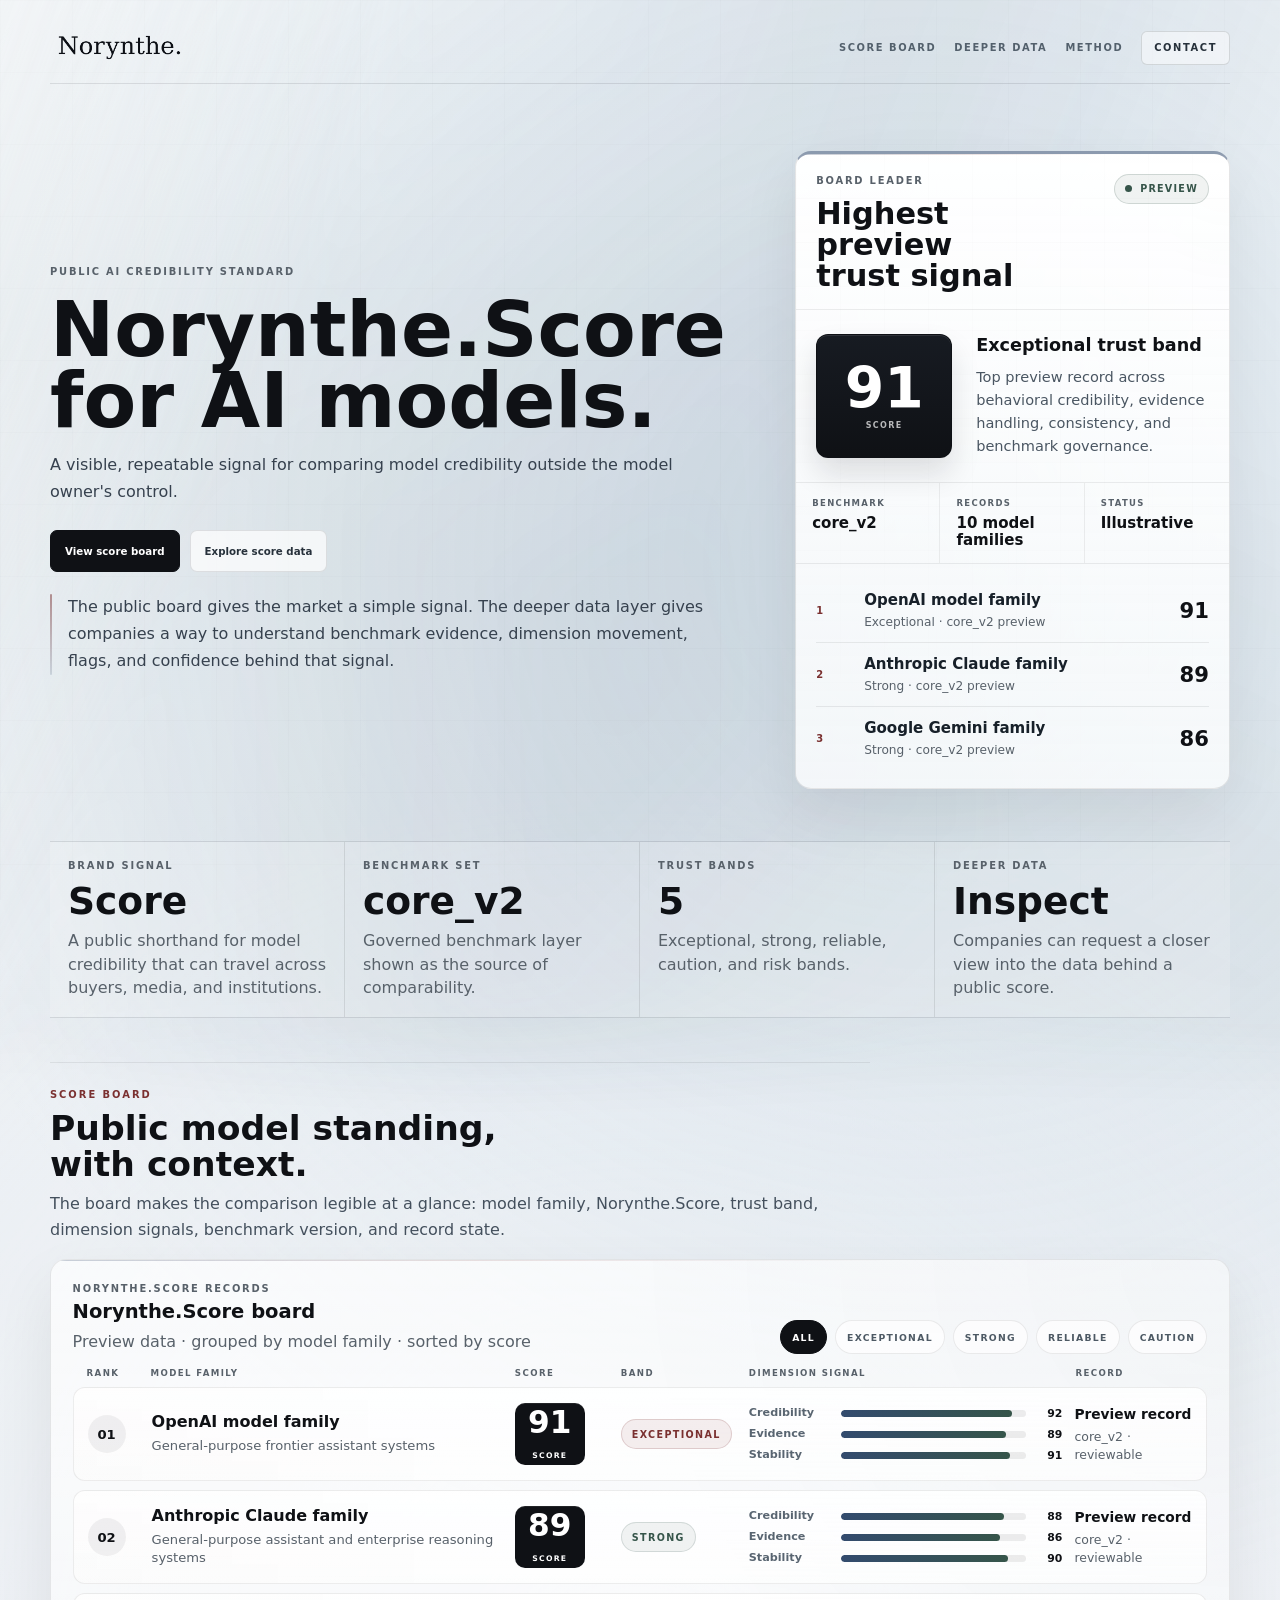
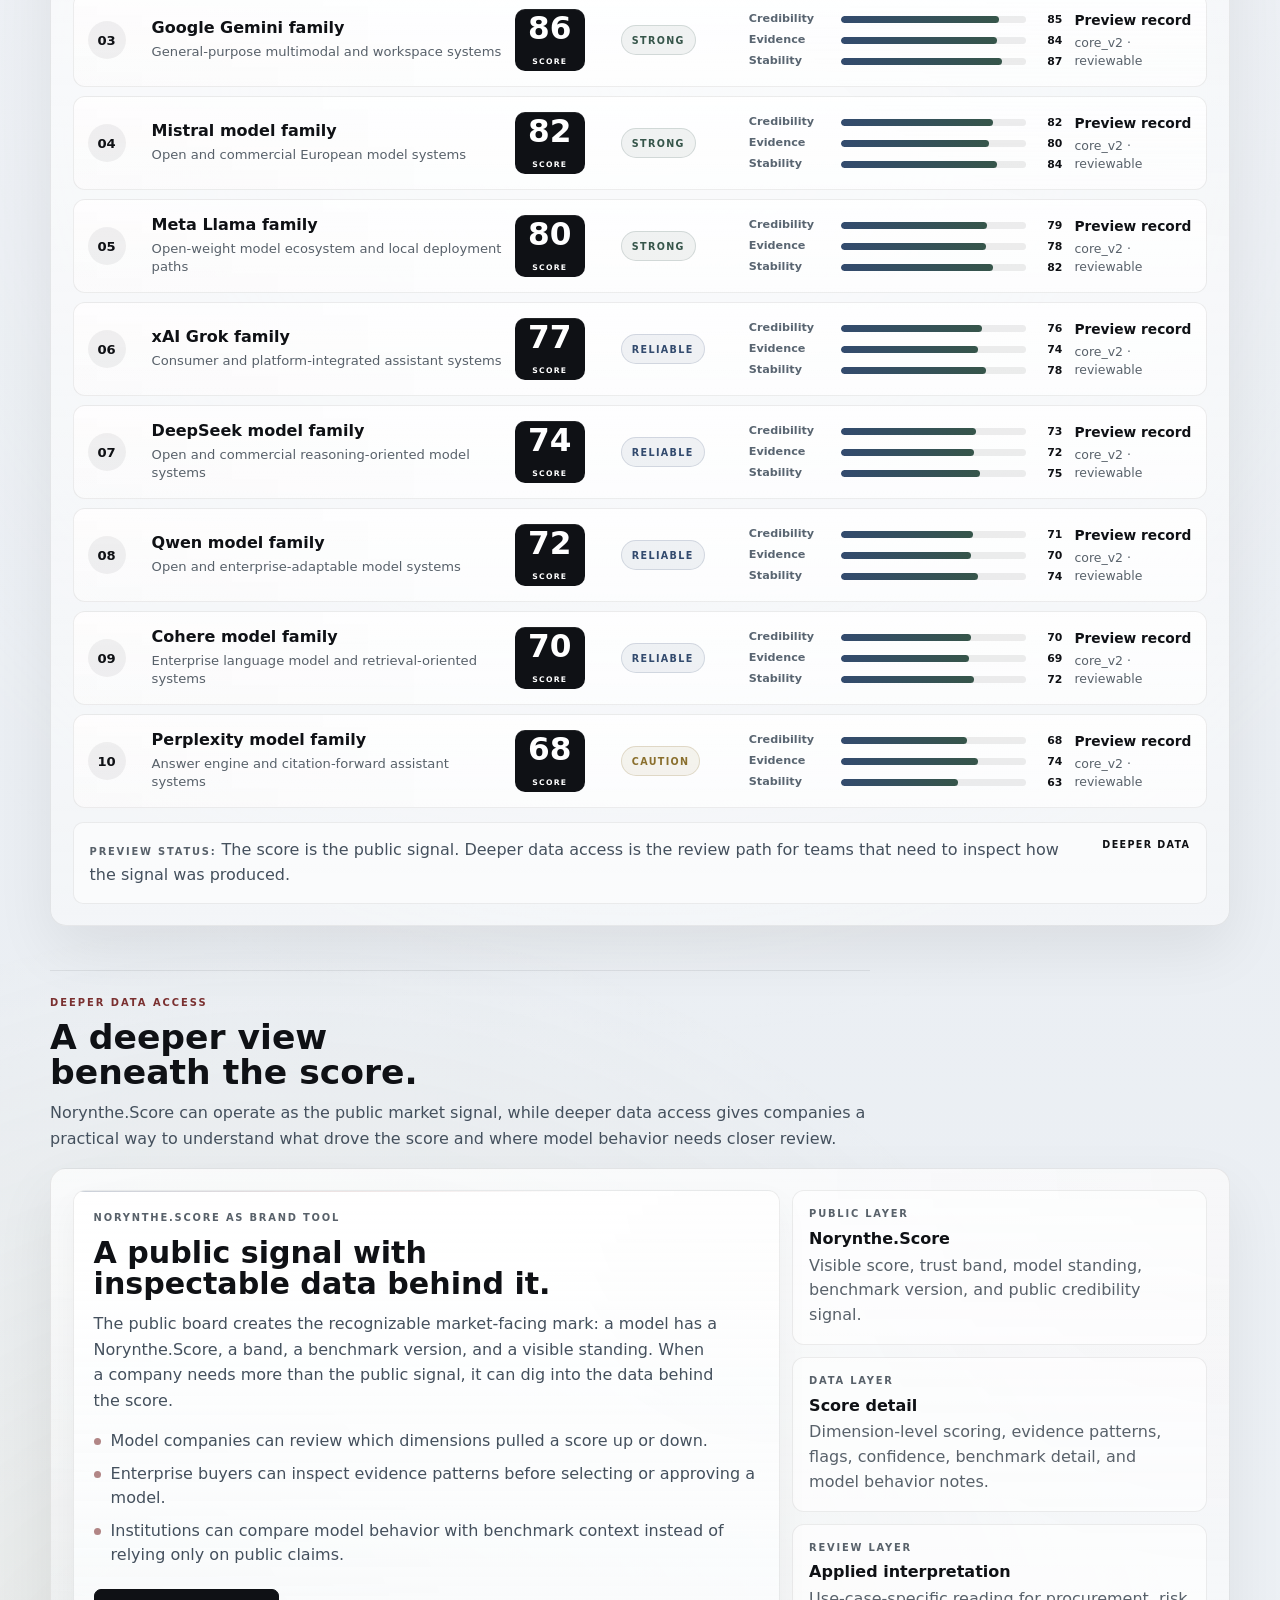
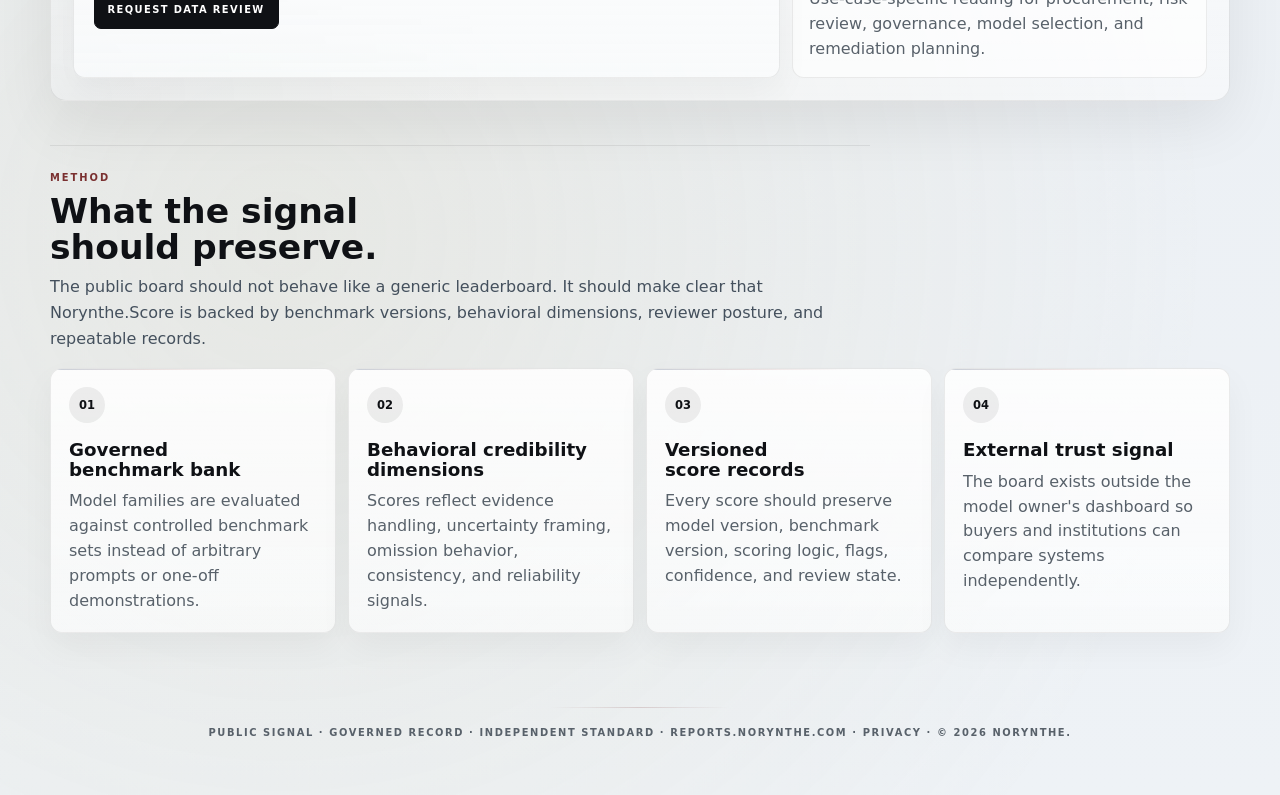
<file: index.html>
<!DOCTYPE html>
<html lang="en">
<head>
  <meta charset="utf-8">
  <meta name="viewport" content="width=device-width, initial-scale=1">
  <title>Norynthe.Score | Public AI Model Trust Signal</title>
  <meta
    name="description"
    content="Norynthe.Score is a public AI model trust signal backed by independent evaluation records, trust bands, benchmark evidence, and deeper assessment data access."
  >
  <meta name="robots" content="index, follow, max-image-preview:large">
  <meta name="theme-color" content="#E9EDF2">
  <meta property="og:title" content="Norynthe.Score">
  <meta
    property="og:description"
    content="A public AI model trust signal backed by independent evaluation records, trust bands, benchmark evidence, and deeper assessment data."
  >
  <meta property="og:url" content="https://reports.norynthe.com/">
  <meta property="og:type" content="website">
  <meta property="og:site_name" content="Norynthe.">
  <meta property="og:image" content="https://www.norynthe.com/norynthe-social-card.png">
  <meta property="og:image:secure_url" content="https://www.norynthe.com/norynthe-social-card.png">
  <meta property="og:image:width" content="1200">
  <meta property="og:image:height" content="630">
  <meta property="og:image:alt" content="Norynthe.Score public AI model trust signal">
  <meta name="twitter:card" content="summary_large_image">
  <meta name="twitter:title" content="Norynthe.Score | Public AI Model Trust Signal">
  <meta
    name="twitter:description"
    content="A public AI model trust signal backed by independent evaluation records, trust bands, benchmark evidence, and deeper assessment data."
  >
  <meta name="twitter:image" content="https://www.norynthe.com/norynthe-social-card.png">
  <meta name="twitter:image:alt" content="Norynthe.Score public AI model trust signal">
  <link rel="canonical" href="https://reports.norynthe.com/">
  <link rel="icon" type="image/png" href="/favicon.png">
  <link rel="apple-touch-icon" href="/favicon.png">
  <script>
    window.NORYNTHE_PULSE_OWNER_MODE_COMMAND = false;
    window.NORYNTHE_PULSE_OWNER_MODE = (function () {
      const key = "norynthe_pulse_owner_mode_v1";
      const cookie = "norynthe_pulse_owner_mode";
      const enableValues = ["1", "true", "yes", "on", "enable", "enabled"];
      const disableValues = ["0", "false", "no", "off", "disable", "disabled"];
      const params = new URLSearchParams(window.location.search);
      const value = String(params.get("pulse_owner") || "").replace(/\s+/g, " ").trim().toLowerCase();

      if (enableValues.includes(value) || disableValues.includes(value)) {
        const enabled = enableValues.includes(value);
        window.NORYNTHE_PULSE_OWNER_MODE_COMMAND = true;
        try {
          if (enabled) {
            window.localStorage.setItem(key, "1");
          } else {
            window.localStorage.removeItem(key);
          }
        } catch (error) {}

        const parts = [
          cookie + "=" + (enabled ? "1" : ""),
          "path=/",
          "max-age=" + (enabled ? 60 * 60 * 24 * 400 : 0),
          "SameSite=Lax"
        ];
        const host = window.location.hostname.replace(/^www\./, "");
        if (host.endsWith("norynthe.com")) parts.push("domain=.norynthe.com");
        if (host.endsWith("alanmotley.com")) parts.push("domain=.alanmotley.com");
        if (window.location.protocol === "https:") parts.push("Secure");
        document.cookie = parts.join("; ");

        try {
          params.delete("pulse_owner");
          const nextQuery = params.toString();
          window.history.replaceState(null, document.title, window.location.pathname + (nextQuery ? "?" + nextQuery : "") + window.location.hash);
        } catch (error) {}
      }

      try {
        if (window.localStorage.getItem(key) === "1") return true;
      } catch (error) {}
      return document.cookie.split(";").some(function (part) {
        return part.trim() === cookie + "=1";
      });
    }());

    if (!window.NORYNTHE_PULSE_OWNER_MODE && !window.NORYNTHE_PULSE_OWNER_MODE_COMMAND) {
      const gaId = "G-570981B382";
      window.dataLayer = window.dataLayer || [];
      window.gtag = window.gtag || function gtag(){ window.dataLayer.push(arguments); };
      window.gtag("js", new Date());
      window.gtag("config", gaId, {
        page_title: document.title,
        page_path: window.location.pathname + window.location.search + window.location.hash
      });

      const script = document.createElement("script");
      script.async = true;
      script.src = "https://www.googletagmanager.com/gtag/js?id=" + encodeURIComponent(gaId);
      document.head.appendChild(script);
    }
  </script>
  <style>
    :root {
      --mist: #e9edf2;
      --mist-2: #f3f6f8;
      --ink: #0f1115;
      --body: #36414e;
      --muted: #58616a;
      --muted-2: #717b86;
      --line: rgba(15, 17, 21, 0.09);
      --line-strong: rgba(15, 17, 21, 0.14);
      --paper: rgba(255, 255, 255, 0.74);
      --paper-strong: rgba(255, 255, 255, 0.92);
      --signal: #7a3030;
      --pine: #36554a;
      --slate: #334b6e;
      --gold: #8a6f2d;
      --shadow: 0 24px 60px rgba(15, 17, 21, 0.07);
      --shadow-soft: 0 14px 34px rgba(15, 17, 21, 0.045);
      --max: 1180px;
    }

    * {
      box-sizing: border-box;
    }

    html {
      min-height: 100%;
      background: var(--mist);
      scroll-behavior: smooth;
    }

    body {
      margin: 0;
      min-height: 100vh;
      color: var(--ink);
      font-family: Inter, ui-sans-serif, system-ui, -apple-system, BlinkMacSystemFont, "Segoe UI", sans-serif;
      background:
        radial-gradient(circle at 72% 14%, rgba(143, 177, 203, 0.22), transparent 30%),
        radial-gradient(circle at 22% 86%, rgba(184, 167, 106, 0.12), transparent 26%),
        radial-gradient(circle at 50% 42%, rgba(255, 255, 255, 0.38), transparent 40%),
        linear-gradient(180deg, #eff3f6 0%, var(--mist) 46%, #eef2f6 100%);
      overflow-x: hidden;
      isolation: isolate;
    }

    body::before {
      content: "";
      position: fixed;
      inset: 0;
      pointer-events: none;
      background-image:
        linear-gradient(rgba(15, 17, 21, 0.018) 1px, transparent 1px),
        linear-gradient(90deg, rgba(15, 17, 21, 0.018) 1px, transparent 1px);
      background-size: 72px 72px;
      opacity: 0.72;
      z-index: -2;
    }

    body::after {
      content: "";
      position: fixed;
      inset: -18% -14%;
      pointer-events: none;
      background:
        linear-gradient(112deg, rgba(255, 255, 255, 0.62) 0%, transparent 30%, rgba(37, 63, 99, 0.074) 54%, transparent 75%),
        linear-gradient(28deg, transparent 0%, rgba(49, 85, 77, 0.052) 40%, transparent 68%);
      filter: blur(34px);
      opacity: 0.82;
      animation: atmosphericShift 54s ease-in-out infinite alternate;
      z-index: -1;
    }

    a {
      color: inherit;
      text-decoration: none;
    }

    img {
      display: block;
      max-width: 100%;
    }

    button {
      font: inherit;
    }

    .page {
      min-height: 100vh;
      padding: 30px 0 54px;
    }

    .container {
      width: min(calc(100% - 52px), var(--max));
      margin: 0 auto;
    }

    .topline {
      display: flex;
      align-items: center;
      justify-content: space-between;
      gap: 22px;
      min-height: 54px;
      padding-bottom: 18px;
      border-bottom: 1px solid rgba(15, 17, 21, 0.1);
    }

    .brand {
      display: inline-flex;
      align-items: center;
      width: 140px;
      max-width: 28vw;
      min-width: 140px;
      line-height: 0;
    }

    .brand img {
      width: 100%;
      height: auto;
    }

    .brand-fallback {
      color: var(--ink);
      font-size: 1.55rem;
      font-weight: 700;
      line-height: 1;
    }

    .nav {
      display: flex;
      flex-wrap: wrap;
      align-items: center;
      justify-content: flex-end;
      gap: 18px;
      color: #53606c;
      font-size: 0.62rem;
      font-weight: 760;
      letter-spacing: 0.16em;
      line-height: 1.2;
      text-transform: uppercase;
    }

    .nav a {
      transition: color 180ms ease;
    }

    .nav a:hover {
      color: var(--ink);
    }

    .nav .contact {
      display: inline-flex;
      align-items: center;
      min-height: 34px;
      padding: 0 12px;
      border: 1px solid rgba(15, 17, 21, 0.13);
      border-radius: 6px;
      background: rgba(255, 255, 255, 0.48);
      color: #27313b;
      transition: border-color 180ms ease, background 180ms ease;
    }

    .nav .contact:hover {
      border-color: rgba(15, 17, 21, 0.22);
      background: rgba(255, 255, 255, 0.72);
    }

    .hero {
      display: grid;
      grid-template-columns: minmax(0, 0.98fr) minmax(390px, 0.64fr);
      gap: clamp(2.8rem, 6.2vw, 5.2rem);
      align-items: center;
      padding: clamp(2.4rem, 5.2vw, 4.25rem) 0 2.1rem;
    }

    .eyebrow,
    .section-label,
    .metric-label,
    .rank-label,
    .cell-label,
    .chip,
    .board-kicker,
    .score-card-kicker,
    .note-label {
      color: var(--muted);
      font-size: 0.62rem;
      font-weight: 760;
      letter-spacing: 0.18em;
      line-height: 1.35;
      text-transform: uppercase;
    }

    .hero-copy {
      display: grid;
      gap: 0.96rem;
      max-width: 760px;
    }

    h1 {
      margin: 0;
      max-width: 12.5ch;
      font-size: clamp(3.32rem, 6.75vw, 6.05rem);
      font-weight: 760;
      letter-spacing: 0;
      line-height: 0.91;
      text-wrap: balance;
      overflow-wrap: normal;
      word-break: normal;
    }

    .hero-copy h1 {
      font-size: clamp(3.15rem, 6vw, 5.45rem) !important;
      line-height: 0.93 !important;
    }

    .no-break {
      white-space: nowrap;
    }

    .hero-copy p {
      margin: 0;
      max-width: 48rem;
      color: var(--body);
      font-size: 1.04rem;
      line-height: 1.66;
      text-wrap: pretty;
    }

    .hero-actions {
      display: flex;
      flex-wrap: wrap;
      gap: 10px;
      margin-top: 0.55rem;
    }

    .button {
      display: inline-flex;
      align-items: center;
      justify-content: center;
      min-height: 42px;
      padding: 0 14px;
      border: 1px solid rgba(15, 17, 21, 0.11);
      border-radius: 7px;
      background: rgba(255, 255, 255, 0.7);
      color: #27313b;
      font-size: 0.64rem;
      font-weight: 760;
      letter-spacing: 0.14em;
      text-transform: uppercase;
      transition: transform 180ms ease, box-shadow 180ms ease, background 180ms ease;
    }

    .button.primary {
      border-color: #0f1115;
      background: #0f1115;
      color: #fff;
    }

    .button:hover {
      transform: translateY(-1px);
      box-shadow: 0 12px 22px rgba(15, 17, 21, 0.08);
    }

    .hero-claim {
      display: grid;
      grid-template-columns: 2px 1fr;
      gap: 16px;
      align-items: start;
      max-width: 45rem;
      margin-top: 0.45rem;
    }

    .hero-claim::before {
      content: "";
      width: 2px;
      height: 100%;
      min-height: 54px;
      border-radius: 999px;
      background: linear-gradient(180deg, rgba(122, 48, 48, 0.5), rgba(51, 75, 110, 0.16));
    }

    .hero-claim p {
      color: #314151;
      font-size: 0.96rem;
      line-height: 1.58;
    }

    .score-card {
      position: relative;
      padding: 0;
      border: 1px solid rgba(15, 17, 21, 0.105);
      border-top: 3px solid rgba(51, 75, 110, 0.54);
      border-radius: 16px;
      background:
        linear-gradient(180deg, rgba(255, 255, 255, 0.98), rgba(250, 252, 253, 0.84)),
        radial-gradient(circle at top right, rgba(51, 75, 110, 0.08), transparent 34%);
      box-shadow: var(--shadow);
      overflow: hidden;
    }

    .score-card::after {
      content: "";
      position: absolute;
      inset: 0;
      pointer-events: none;
      background-image:
        linear-gradient(rgba(15, 17, 21, 0.022) 1px, transparent 1px),
        linear-gradient(90deg, rgba(15, 17, 21, 0.018) 1px, transparent 1px);
      background-size: 44px 44px;
      opacity: 0.5;
      mask-image: linear-gradient(180deg, black, rgba(0, 0, 0, 0.76) 56%, transparent 100%);
      z-index: 0;
    }

    .score-card > * {
      position: relative;
      z-index: 1;
    }

    .score-card::before,
    .summary-card::before,
    .board-shell::before,
    .method-card::before,
    .commercial-card::before {
      content: "";
      position: absolute;
      inset: 0 0 auto;
      height: 1px;
      background: linear-gradient(90deg, rgba(51, 75, 110, 0.26), rgba(122, 48, 48, 0.14), transparent 72%);
      z-index: 2;
    }

    .score-card-top {
      display: grid;
      grid-template-columns: minmax(0, 1fr) auto;
      gap: 22px;
      align-items: start;
      padding: 20px 20px 18px;
      border-bottom: 1px solid rgba(15, 17, 21, 0.075);
    }

    .score-card h2 {
      margin: 0.68rem 0 0;
      max-width: 13.5ch;
      font-size: clamp(1.42rem, 2.45vw, 1.9rem);
      font-weight: 760;
      letter-spacing: 0;
      line-height: 1.02;
      text-wrap: balance;
    }

    .record-state {
      display: inline-flex;
      align-items: center;
      justify-self: end;
      gap: 8px;
      min-height: 30px;
      padding: 0 10px;
      border: 1px solid rgba(54, 85, 74, 0.18);
      border-radius: 999px;
      background: rgba(54, 85, 74, 0.07);
      color: var(--pine);
      font-size: 0.6rem;
      font-weight: 800;
      letter-spacing: 0.13em;
      text-transform: uppercase;
      white-space: nowrap;
    }

    .record-state::before {
      content: "";
      width: 7px;
      height: 7px;
      border-radius: 999px;
      background: var(--pine);
    }

    .score-card-main {
      display: grid;
      grid-template-columns: 136px minmax(0, 1fr);
      gap: 24px;
      align-items: center;
      padding: 24px 20px;
      border-bottom: 1px solid rgba(15, 17, 21, 0.075);
    }

    .score-ring {
      display: grid;
      place-items: center;
      width: 136px;
      min-height: 124px;
      border: 1px solid rgba(15, 17, 21, 0.92);
      border-radius: 12px;
      background:
        linear-gradient(180deg, #171b22, #0f1115),
        radial-gradient(circle at top right, rgba(255, 255, 255, 0.08), transparent 40%);
      box-shadow:
        inset 0 1px 0 rgba(255, 255, 255, 0.1),
        0 16px 30px rgba(15, 17, 21, 0.12);
    }

    .score-ring-inner {
      display: grid;
      place-items: center;
      width: 100%;
      min-height: 100%;
      padding: 16px 12px;
      border-radius: inherit;
      background: transparent;
    }

    .score-ring-inner > div {
      text-align: center;
    }

    .score-ring strong {
      display: block;
      color: #fff;
      font-size: 3.55rem;
      font-weight: 780;
      line-height: 0.9;
    }

    .score-ring span {
      display: block;
      margin-top: 7px;
      color: rgba(255, 255, 255, 0.7);
      font-size: 0.5rem;
      font-weight: 820;
      letter-spacing: 0.17em;
      text-transform: uppercase;
    }

    .score-card-main h3 {
      margin: 0 0 10px;
      color: var(--ink);
      font-size: 1.1rem;
      font-weight: 760;
      line-height: 1.08;
    }

    .score-card-main p {
      margin: 0;
      color: #4a5662;
      font-size: 0.91rem;
      line-height: 1.58;
    }

    .score-card-meta {
      display: grid;
      grid-template-columns: repeat(3, minmax(0, 1fr));
      gap: 0;
      border-bottom: 1px solid rgba(15, 17, 21, 0.075);
    }

    .score-card-meta div {
      min-height: 78px;
      padding: 15px 16px;
      border-right: 1px solid rgba(15, 17, 21, 0.065);
    }

    .score-card-meta div:last-child {
      border-right: 0;
    }

    .score-card-meta span {
      display: block;
      color: var(--muted);
      font-size: 0.53rem;
      font-weight: 790;
      letter-spacing: 0.16em;
      text-transform: uppercase;
    }

    .score-card-meta strong {
      display: block;
      margin-top: 7px;
      color: var(--ink);
      font-size: 0.94rem;
      line-height: 1.1;
    }

    .top-three {
      display: grid;
      gap: 0;
      padding: 15px 20px 17px;
    }

    .top-rank {
      display: grid;
      grid-template-columns: 32px 1fr auto;
      gap: 16px;
      align-items: center;
      padding: 12px 0;
      border-bottom: 1px solid rgba(15, 17, 21, 0.08);
      background: transparent;
    }

    .top-rank:last-child {
      border-bottom: 0;
    }

    .rank-dot {
      color: var(--signal);
      font-size: 0.62rem;
      font-weight: 820;
      letter-spacing: 0.12em;
      line-height: 1;
    }

    .top-rank strong {
      display: block;
      color: #172029;
      font-size: 0.94rem;
      line-height: 1.24;
    }

    .top-rank span {
      display: block;
      margin-top: 4px;
      color: var(--muted);
      font-size: 0.76rem;
      line-height: 1.35;
    }

    .top-score {
      color: var(--ink);
      font-size: 1.32rem;
      font-weight: 780;
      line-height: 1;
    }

    .summary-grid {
      display: grid;
      grid-template-columns: repeat(4, minmax(0, 1fr));
      gap: 0;
      margin-top: 1.15rem;
      border-top: 1px solid rgba(15, 17, 21, 0.1);
      border-bottom: 1px solid rgba(15, 17, 21, 0.1);
    }

    .summary-card {
      position: relative;
      min-height: 106px;
      padding: 17px 18px;
      border-right: 1px solid rgba(15, 17, 21, 0.1);
      background: rgba(255, 255, 255, 0.16);
      overflow: hidden;
    }

    .summary-card:last-child {
      border-right: 0;
    }

    .summary-card::before {
      display: none;
    }

    .summary-value {
      display: block;
      margin-top: 0.75rem;
      color: var(--ink);
      font-size: clamp(1.65rem, 3.25vw, 2.35rem);
      font-weight: 780;
      line-height: 0.92;
    }

    .summary-card p {
      margin: 0.65rem 0 0;
      color: var(--muted);
      line-height: 1.48;
    }

    .section {
      padding-top: 2.75rem;
    }

    .section-head {
      display: grid;
      gap: 0.64rem;
      align-items: start;
      margin-bottom: 1rem;
      padding-top: 1.55rem;
      border-top: 1px solid rgba(15, 17, 21, 0.075);
      max-width: 820px;
    }

    .section-label {
      padding-top: 0;
      color: var(--signal);
      font-weight: 800;
      letter-spacing: 0.2em;
      text-align: left;
    }

    .section-copy {
      display: grid;
      gap: 0.6rem;
      max-width: 100%;
      text-align: left;
    }

    .section-copy h2 {
      margin: 0;
      max-width: 26ch;
      font-size: clamp(1.58rem, 2.7vw, 2.38rem);
      font-weight: 760;
      letter-spacing: 0;
      line-height: 1.02;
      text-wrap: balance;
    }

    .section-copy p {
      margin: 0;
      color: #44505d;
      max-width: 62rem;
      line-height: 1.62;
      text-wrap: pretty;
    }

    .board-shell {
      position: relative;
      padding: clamp(1rem, 2.2vw, 1.35rem);
      border: 1px solid rgba(15, 17, 21, 0.08);
      border-radius: 16px;
      background:
        linear-gradient(180deg, rgba(255, 255, 255, 0.68), rgba(255, 255, 255, 0.44)),
        radial-gradient(circle at top right, rgba(51, 75, 110, 0.08), transparent 36%);
      box-shadow: var(--shadow);
      overflow: hidden;
    }

    .board-toolbar {
      display: grid;
      grid-template-columns: minmax(0, 1fr) auto;
      gap: 14px;
      align-items: end;
      margin-bottom: 14px;
    }

    .board-title {
      display: grid;
      gap: 0.45rem;
    }

    .board-title h3 {
      margin: 0;
      font-size: 1.22rem;
      font-weight: 760;
      line-height: 1.05;
    }

    .board-title p {
      margin: 0;
      color: var(--muted);
      line-height: 1.5;
    }

    .filters {
      display: flex;
      flex-wrap: wrap;
      justify-content: flex-end;
      gap: 8px;
    }

    .filter-button {
      min-height: 34px;
      padding: 0 11px;
      border: 1px solid rgba(15, 17, 21, 0.08);
      border-radius: 999px;
      background: rgba(255, 255, 255, 0.62);
      color: #4d5964;
      font-size: 0.58rem;
      font-weight: 800;
      letter-spacing: 0.14em;
      text-transform: uppercase;
      cursor: pointer;
      transition: border-color 160ms ease, background 160ms ease, color 160ms ease;
    }

    .filter-button.is-active {
      border-color: #0f1115;
      background: #0f1115;
      color: #fff;
    }

    .board-head,
    .score-row {
      display: grid;
      grid-template-columns: 52px minmax(190px, 1.12fr) 94px 116px minmax(210px, 1fr) 118px;
      gap: 12px;
      align-items: center;
    }

    .board-head {
      padding: 0 14px 9px;
      color: var(--muted);
      font-size: 0.54rem;
      font-weight: 800;
      letter-spacing: 0.16em;
      text-transform: uppercase;
    }

    .score-table {
      display: grid;
      gap: 9px;
    }

    .score-row {
      min-height: 94px;
      padding: 14px;
      border: 1px solid rgba(15, 17, 21, 0.075);
      border-radius: 12px;
      background:
        linear-gradient(180deg, rgba(255, 255, 255, 0.86), rgba(255, 255, 255, 0.66)),
        linear-gradient(90deg, rgba(122, 48, 48, 0.035), transparent 36%);
      transition: border-color 180ms ease, box-shadow 180ms ease, transform 180ms ease;
    }

    .score-row:hover {
      transform: translateY(-1px);
      border-color: rgba(51, 75, 110, 0.15);
      box-shadow: 0 12px 26px rgba(15, 17, 21, 0.045);
    }

    .rank {
      display: grid;
      place-items: center;
      width: 38px;
      height: 38px;
      border-radius: 999px;
      background: rgba(15, 17, 21, 0.055);
      color: var(--ink);
      font-size: 0.82rem;
      font-weight: 820;
    }

    .model-name strong {
      display: block;
      color: var(--ink);
      font-size: 1rem;
      line-height: 1.16;
    }

    .model-name span {
      display: block;
      margin-top: 5px;
      color: var(--muted);
      font-size: 0.82rem;
      line-height: 1.38;
    }

    .score-badge {
      display: inline-grid;
      place-items: center;
      width: 70px;
      min-height: 62px;
      border-radius: 10px;
      background: #0f1115;
      color: #fff;
      box-shadow: inset 0 1px 0 rgba(255, 255, 255, 0.08);
    }

    .score-badge strong {
      display: block;
      font-size: 1.95rem;
      font-weight: 780;
      line-height: 0.9;
    }

    .score-badge span {
      margin-top: 5px;
      font-size: 0.48rem;
      font-weight: 800;
      letter-spacing: 0.16em;
      text-transform: uppercase;
    }

    .band {
      display: inline-flex;
      align-items: center;
      width: max-content;
      min-height: 30px;
      padding: 0 10px;
      border: 1px solid rgba(54, 85, 74, 0.16);
      border-radius: 999px;
      background: rgba(54, 85, 74, 0.07);
      color: var(--pine);
      font-size: 0.6rem;
      font-weight: 800;
      letter-spacing: 0.14em;
      text-transform: uppercase;
      white-space: nowrap;
    }

    .band.exceptional {
      border-color: rgba(122, 48, 48, 0.18);
      background: rgba(122, 48, 48, 0.08);
      color: var(--signal);
    }

    .band.reliable {
      border-color: rgba(51, 75, 110, 0.16);
      background: rgba(51, 75, 110, 0.07);
      color: var(--slate);
    }

    .band.caution {
      border-color: rgba(138, 111, 45, 0.2);
      background: rgba(138, 111, 45, 0.08);
      color: var(--gold);
    }

    .dimension-bars {
      display: grid;
      gap: 8px;
    }

    .bar-row {
      display: grid;
      grid-template-columns: 84px 1fr 28px;
      gap: 8px;
      align-items: center;
    }

    .bar-row span {
      color: #596571;
      font-size: 0.7rem;
      font-weight: 720;
      line-height: 1;
    }

    .bar-row em {
      color: var(--ink);
      font-size: 0.68rem;
      font-style: normal;
      font-weight: 760;
      text-align: right;
    }

    .bar {
      height: 7px;
      border-radius: 999px;
      background: rgba(15, 17, 21, 0.075);
      overflow: hidden;
    }

    .bar i {
      display: block;
      height: 100%;
      border-radius: inherit;
      background: linear-gradient(90deg, var(--slate), var(--pine));
    }

    .record-status {
      color: var(--muted);
      font-size: 0.78rem;
      line-height: 1.42;
    }

    .record-status strong {
      display: block;
      margin-bottom: 4px;
      color: var(--ink);
      font-size: 0.86rem;
    }

    .board-footnote {
      display: flex;
      justify-content: space-between;
      gap: 18px;
      margin-top: 14px;
      padding: 15px 16px;
      border: 1px solid rgba(15, 17, 21, 0.07);
      border-radius: 10px;
      background: rgba(255, 255, 255, 0.54);
      color: #44505d;
      line-height: 1.55;
    }

    .board-footnote p {
      margin: 0;
      max-width: 62rem;
    }

    .record-link {
      color: var(--ink);
      font-size: 0.6rem;
      font-weight: 800;
      letter-spacing: 0.14em;
      text-transform: uppercase;
      white-space: nowrap;
    }

    .commercial-shell {
      position: relative;
      display: grid;
      grid-template-columns: minmax(0, 0.92fr) minmax(320px, 0.54fr);
      gap: 12px;
      padding: clamp(1rem, 2.2vw, 1.35rem);
      border: 1px solid rgba(15, 17, 21, 0.08);
      border-radius: 16px;
      background:
        linear-gradient(180deg, rgba(255, 255, 255, 0.7), rgba(255, 255, 255, 0.46)),
        radial-gradient(circle at top right, rgba(122, 48, 48, 0.055), transparent 34%),
        radial-gradient(circle at bottom left, rgba(51, 75, 110, 0.07), transparent 34%);
      box-shadow: var(--shadow);
      overflow: hidden;
    }

    .commercial-card {
      position: relative;
      min-height: 246px;
      padding: 20px;
      border: 1px solid rgba(15, 17, 21, 0.08);
      border-radius: 12px;
      background:
        linear-gradient(180deg, rgba(255, 255, 255, 0.92), rgba(255, 255, 255, 0.68)),
        linear-gradient(135deg, rgba(51, 75, 110, 0.024), rgba(54, 85, 74, 0.02));
      box-shadow: var(--shadow-soft);
      overflow: hidden;
    }

    .commercial-card h3 {
      margin: 0.78rem 0 0.72rem;
      max-width: 24ch;
      color: var(--ink);
      font-size: clamp(1.42rem, 2.35vw, 2rem);
      font-weight: 760;
      line-height: 1.04;
      text-wrap: balance;
    }

    .commercial-card p {
      margin: 0;
      color: #44505d;
      line-height: 1.6;
      text-wrap: pretty;
    }

    .commercial-card.feature {
      min-height: 100%;
      background:
        linear-gradient(180deg, rgba(255, 255, 255, 0.96), rgba(250, 252, 253, 0.76)),
        radial-gradient(circle at top right, rgba(122, 48, 48, 0.075), transparent 36%);
    }

    .commercial-list {
      display: grid;
      gap: 9px;
      margin: 1rem 0 0;
      padding: 0;
      list-style: none;
    }

    .commercial-list li {
      display: grid;
      grid-template-columns: auto 1fr;
      gap: 10px;
      color: #44505d;
      line-height: 1.5;
    }

    .commercial-list li::before {
      content: "";
      width: 7px;
      height: 7px;
      margin-top: 0.55rem;
      border-radius: 999px;
      background: rgba(122, 48, 48, 0.58);
    }

    .commercial-side {
      display: grid;
      gap: 12px;
    }

    .commercial-step {
      padding: 16px;
      border: 1px solid rgba(15, 17, 21, 0.075);
      border-radius: 12px;
      background: rgba(255, 255, 255, 0.64);
    }

    .commercial-step strong {
      display: block;
      margin: 0.58rem 0 0.38rem;
      color: var(--ink);
      font-size: 1rem;
      line-height: 1.1;
    }

    .commercial-step p {
      margin: 0;
      color: var(--muted);
      line-height: 1.55;
    }

    .commercial-cta {
      display: inline-flex;
      align-items: center;
      justify-content: center;
      width: max-content;
      min-height: 40px;
      margin-top: 1.35rem;
      padding: 0 13px;
      border: 1px solid #0f1115;
      border-radius: 7px;
      background: #0f1115;
      color: #fff;
      font-size: 0.62rem;
      font-weight: 760;
      letter-spacing: 0.14em;
      text-transform: uppercase;
    }

    .method-grid {
      display: grid;
      grid-template-columns: repeat(4, minmax(0, 1fr));
      gap: 12px;
    }

    .method-card {
      position: relative;
      min-height: 196px;
      padding: 18px;
      border: 1px solid rgba(15, 17, 21, 0.08);
      border-radius: 12px;
      background:
        linear-gradient(180deg, rgba(255, 255, 255, 0.9), rgba(255, 255, 255, 0.68)),
        linear-gradient(135deg, rgba(51, 75, 110, 0.024), rgba(54, 85, 74, 0.02));
      box-shadow: var(--shadow-soft);
      overflow: hidden;
    }

    .method-index {
      display: grid;
      place-items: center;
      width: 36px;
      height: 36px;
      border-radius: 999px;
      background: rgba(15, 17, 21, 0.065);
      color: var(--ink);
      font-size: 0.72rem;
      font-weight: 820;
    }

    .method-card h3 {
      margin: 1.05rem 0 0.62rem;
      color: var(--ink);
      font-size: 1.14rem;
      font-weight: 760;
      line-height: 1.08;
      text-wrap: balance;
    }

    .method-card p {
      margin: 0;
      color: var(--muted);
      line-height: 1.56;
    }

    .footer {
      margin-top: 4.6rem;
      text-align: center;
      color: var(--muted);
      font-size: 0.62rem;
      font-weight: 650;
      letter-spacing: 0.16em;
      line-height: 1.8;
      text-transform: uppercase;
    }

    .footer::before {
      content: "";
      display: block;
      width: min(22vw, 180px);
      height: 1px;
      margin: 0 auto 1rem;
      background: linear-gradient(90deg, transparent, rgba(122, 48, 48, 0.18), transparent);
    }

    @keyframes atmosphericShift {
      from {
        transform: translate3d(4%, -2%, 0) scale(1.03);
      }

      to {
        transform: translate3d(-5%, 3%, 0) scale(1.11);
      }
    }

    @media (max-width: 1120px) {
      .hero,
      .method-grid {
        grid-template-columns: 1fr;
      }

      .score-card {
        max-width: 720px;
      }

      .summary-grid {
        grid-template-columns: repeat(2, minmax(0, 1fr));
      }

      .summary-card:nth-child(2n) {
        border-right: 0;
      }

      .summary-card:nth-child(n + 3) {
        border-top: 1px solid rgba(15, 17, 21, 0.1);
      }

      .section-head,
      .board-toolbar,
      .commercial-shell {
        grid-template-columns: 1fr;
      }

      .filters {
        justify-content: flex-start;
      }

      .board-head {
        display: none;
      }

      .score-row {
        grid-template-columns: 48px minmax(210px, 1fr) 100px 132px;
      }

      .dimension-cell,
      .status-cell {
        grid-column: 2 / -1;
      }
    }

    @media (max-width: 720px) {
      .page {
        padding-top: 22px;
      }

      .container {
        width: min(calc(100% - 30px), var(--max));
      }

      .topline {
        align-items: flex-start;
        gap: 14px;
      }

      .nav {
        justify-content: flex-end;
        gap: 10px 14px;
      }

      .hero {
        gap: 2rem;
        padding-top: 2.25rem;
      }

      h1 {
        font-size: clamp(2.85rem, 14vw, 4.45rem);
      }

      .hero-copy h1 {
        max-width: 8.6ch;
      }

      .hero-copy p {
        font-size: 0.98rem;
      }

      .hero-actions {
        display: grid;
        grid-template-columns: 1fr;
      }

      .score-card-main,
      .score-card-meta,
      .summary-grid,
      .score-row {
        grid-template-columns: 1fr;
      }

      .summary-card {
        border-right: 0;
      }

      .summary-card:nth-child(n + 2) {
        border-top: 1px solid rgba(15, 17, 21, 0.1);
      }

      .score-card-top {
        grid-template-columns: 1fr;
        gap: 12px;
      }

      .record-state {
        justify-self: start;
      }

      .score-ring {
        width: 124px;
      }

      .score-card-meta div {
        border-right: 0;
        border-bottom: 1px solid rgba(15, 17, 21, 0.065);
      }

      .score-card-meta div:last-child {
        border-bottom: 0;
      }

      .score-row {
        min-height: auto;
      }

      .dimension-cell,
      .status-cell {
        grid-column: auto;
      }

      .score-badge {
        width: 100%;
        min-height: 58px;
        justify-content: start;
        padding-left: 14px;
      }

      .bar-row {
        grid-template-columns: 88px 1fr 28px;
      }

      .board-footnote {
        display: grid;
      }
    }

    @media (prefers-reduced-motion: reduce) {
      body::after {
        animation: none;
      }

      *,
      *::before,
      *::after {
        scroll-behavior: auto !important;
      }
    }
  </style>
  <link rel="stylesheet" href="norynthe-design-language.css">
  <script>document.documentElement.classList.add("nt-transition-enabled");</script>
  <link rel="stylesheet" href="norynthe-page-transitions.css">
  <script src="norynthe-page-transitions.js" defer></script>
  <script src="norynthe-pulse-tracker.js" defer data-pulse-site="reports"></script>
</head>
<body class="score-dashboard-page">
  <main class="page">
    <div class="container">
      <header class="topline" aria-label="Norynthe.Score Board header">
        <a class="brand" href="/" aria-label="Norynthe.Score Board home">
          <img
            src="/Norynthe_master.png"
            alt="Norynthe."
            loading="eager"
            decoding="async"
            onerror="this.replaceWith(Object.assign(document.createElement('span'), { className: 'brand-fallback', textContent: 'Norynthe.' }));"
          >
        </a>
        <nav class="nav" aria-label="Score board navigation">
          <a href="#score-board">Score Board</a>
          <a href="#deeper-data">Deeper Data</a>
          <a href="#method">Method</a>
          <a class="contact" href="mailto:hello@norynthe.com">Contact</a>
        </nav>
      </header>

      <section class="hero" aria-labelledby="score-board-title">
        <div class="hero-copy">
          <div class="eyebrow">Public AI credibility standard</div>
          <h1 id="score-board-title"><span class="no-break">Norynthe.Score</span> for AI models.</h1>
          <p>
            A visible, repeatable signal for comparing model credibility outside the model owner's control.
          </p>
          <div class="hero-actions">
            <a class="button primary" href="#score-board">View score board</a>
            <a class="button" href="#deeper-data">Explore score data</a>
          </div>
          <div class="hero-claim">
            <p>
              The public board gives the market a simple signal. The deeper data layer gives companies a way to understand
              benchmark evidence, dimension movement, flags, and confidence behind that signal.
            </p>
          </div>
        </div>

        <aside class="score-card" aria-label="Current Norynthe.Score leader preview">
          <div class="score-card-top">
            <div>
              <div class="score-card-kicker">Board leader</div>
              <h2>Highest preview trust signal</h2>
            </div>
            <span class="record-state">Preview</span>
          </div>
          <div class="score-card-main">
            <div class="score-ring" aria-label="Top score 91">
              <div class="score-ring-inner">
                <div>
                  <strong>91</strong>
                  <span>Score</span>
                </div>
              </div>
            </div>
            <div>
              <h3>Exceptional trust band</h3>
              <p>Top preview record across behavioral credibility, evidence handling, consistency, and benchmark governance.</p>
            </div>
          </div>
          <div class="score-card-meta" aria-label="Leader record metadata">
            <div>
              <span>Benchmark</span>
              <strong>core_v2</strong>
            </div>
            <div>
              <span>Records</span>
              <strong>10 model families</strong>
            </div>
            <div>
              <span>Status</span>
              <strong>Illustrative</strong>
            </div>
          </div>
          <div class="top-three">
            <div class="top-rank">
              <div class="rank-dot">1</div>
              <div>
                <strong>OpenAI model family</strong>
                <span>Exceptional · core_v2 preview</span>
              </div>
              <div class="top-score">91</div>
            </div>
            <div class="top-rank">
              <div class="rank-dot">2</div>
              <div>
                <strong>Anthropic Claude family</strong>
                <span>Strong · core_v2 preview</span>
              </div>
              <div class="top-score">89</div>
            </div>
            <div class="top-rank">
              <div class="rank-dot">3</div>
              <div>
                <strong>Google Gemini family</strong>
                <span>Strong · core_v2 preview</span>
              </div>
              <div class="top-score">86</div>
            </div>
          </div>
        </aside>
      </section>

      <section class="summary-grid" aria-label="Score board summary metrics">
        <article class="summary-card">
          <div class="metric-label">Brand signal</div>
          <span class="summary-value">Score</span>
          <p>A public shorthand for model credibility that can travel across buyers, media, and institutions.</p>
        </article>
        <article class="summary-card">
          <div class="metric-label">Benchmark set</div>
          <span class="summary-value">core_v2</span>
          <p>Governed benchmark layer shown as the source of comparability.</p>
        </article>
        <article class="summary-card">
          <div class="metric-label">Trust bands</div>
          <span class="summary-value">5</span>
          <p>Exceptional, strong, reliable, caution, and risk bands.</p>
        </article>
        <article class="summary-card">
          <div class="metric-label">Deeper data</div>
          <span class="summary-value">Inspect</span>
          <p>Companies can request a closer view into the data behind a public score.</p>
        </article>
      </section>

      <section class="section" id="score-board" aria-labelledby="board-heading">
        <div class="section-head">
          <div class="section-label">Score Board</div>
          <div class="section-copy">
            <h2 id="board-heading">Public model standing, with context.</h2>
            <p>
              The board makes the comparison legible at a glance: model family, Norynthe.Score, trust band,
              dimension signals, benchmark version, and record state.
            </p>
          </div>
        </div>

        <div class="board-shell">
          <div class="board-toolbar">
            <div class="board-title">
              <div class="board-kicker">Norynthe.Score records</div>
              <h3>Norynthe.Score board</h3>
              <p>Preview data · grouped by model family · sorted by score</p>
            </div>
            <div class="filters" aria-label="Score board filters">
              <button class="filter-button is-active" type="button" data-filter="all">All</button>
              <button class="filter-button" type="button" data-filter="exceptional">Exceptional</button>
              <button class="filter-button" type="button" data-filter="strong">Strong</button>
              <button class="filter-button" type="button" data-filter="reliable">Reliable</button>
              <button class="filter-button" type="button" data-filter="caution">Caution</button>
            </div>
          </div>

          <div class="board-head" aria-hidden="true">
            <div>Rank</div>
            <div>Model family</div>
            <div>Score</div>
            <div>Band</div>
            <div>Dimension signal</div>
            <div>Record</div>
          </div>

          <div class="score-table" aria-label="Norynthe.Score preview table" id="score-table"></div>

          <div class="board-footnote">
            <p>
              <span class="note-label">Preview status:</span>
              The score is the public signal. Deeper data access is the review path for teams that need to inspect how the signal was produced.
            </p>
            <a class="record-link" href="#deeper-data">Deeper data</a>
          </div>
        </div>
      </section>

      <section class="section" id="deeper-data" aria-labelledby="records-heading">
        <div class="section-head">
          <div class="section-label">Deeper Data Access</div>
          <div class="section-copy">
            <h2 id="records-heading">A deeper view beneath the score.</h2>
            <p>
              Norynthe.Score can operate as the public market signal, while deeper data access gives companies a practical way
              to understand what drove the score and where model behavior needs closer review.
            </p>
          </div>
        </div>

        <div class="commercial-shell">
          <article class="commercial-card feature">
            <div class="board-kicker">Norynthe.Score as brand tool</div>
            <h3>A public signal with inspectable data behind it.</h3>
            <p>
              The public board creates the recognizable market-facing mark: a model has a Norynthe.Score, a band, a benchmark version,
              and a visible standing. When a company needs more than the public signal, it can dig into the data behind the score.
            </p>
            <ul class="commercial-list">
              <li>Model companies can review which dimensions pulled a score up or down.</li>
              <li>Enterprise buyers can inspect evidence patterns before selecting or approving a model.</li>
              <li>Institutions can compare model behavior with benchmark context instead of relying only on public claims.</li>
            </ul>
            <a class="commercial-cta" href="mailto:hello@norynthe.com?subject=Norynthe.Score%20data%20review">Request data review</a>
          </article>

          <div class="commercial-side">
            <article class="commercial-step">
              <div class="board-kicker">Public layer</div>
              <strong>Norynthe.Score</strong>
              <p>Visible score, trust band, model standing, benchmark version, and public credibility signal.</p>
            </article>
            <article class="commercial-step">
              <div class="board-kicker">Data layer</div>
              <strong>Score detail</strong>
              <p>Dimension-level scoring, evidence patterns, flags, confidence, benchmark detail, and model behavior notes.</p>
            </article>
            <article class="commercial-step">
              <div class="board-kicker">Review layer</div>
              <strong>Applied interpretation</strong>
              <p>Use-case-specific reading for procurement, risk review, governance, model selection, and remediation planning.</p>
            </article>
          </div>
        </div>
      </section>

      <section class="section" id="method" aria-labelledby="method-heading">
        <div class="section-head">
          <div class="section-label">Method</div>
          <div class="section-copy">
            <h2 id="method-heading">What the signal should preserve.</h2>
            <p>
              The public board should not behave like a generic leaderboard. It should make clear that Norynthe.Score is backed by benchmark versions,
              behavioral dimensions, reviewer posture, and repeatable records.
            </p>
          </div>
        </div>
        <div class="method-grid">
          <article class="method-card">
            <div class="method-index">01</div>
            <h3>Governed benchmark bank</h3>
            <p>Model families are evaluated against controlled benchmark sets instead of arbitrary prompts or one-off demonstrations.</p>
          </article>
          <article class="method-card">
            <div class="method-index">02</div>
            <h3>Behavioral credibility dimensions</h3>
            <p>Scores reflect evidence handling, uncertainty framing, omission behavior, consistency, and reliability signals.</p>
          </article>
          <article class="method-card">
            <div class="method-index">03</div>
            <h3>Versioned score records</h3>
            <p>Every score should preserve model version, benchmark version, scoring logic, flags, confidence, and review state.</p>
          </article>
          <article class="method-card">
            <div class="method-index">04</div>
            <h3>External trust signal</h3>
            <p>The board exists outside the model owner's dashboard so buyers and institutions can compare systems independently.</p>
          </article>
        </div>
      </section>

      <footer class="footer">
        Public signal · Governed record · Independent standard · reports.norynthe.com · <a href="https://www.norynthe.com/privacy.html">Privacy</a> · © 2026 Norynthe.
      </footer>
    </div>
  </main>

  <script>
    const models = [
      {
        rank: "01",
        family: "OpenAI model family",
        detail: "General-purpose frontier assistant systems",
        score: 91,
        band: "Exceptional",
        bandKey: "exceptional",
        dimensions: { Credibility: 92, Evidence: 89, Stability: 91 },
        record: "core_v2 · reviewable"
      },
      {
        rank: "02",
        family: "Anthropic Claude family",
        detail: "General-purpose assistant and enterprise reasoning systems",
        score: 89,
        band: "Strong",
        bandKey: "strong",
        dimensions: { Credibility: 88, Evidence: 86, Stability: 90 },
        record: "core_v2 · reviewable"
      },
      {
        rank: "03",
        family: "Google Gemini family",
        detail: "General-purpose multimodal and workspace systems",
        score: 86,
        band: "Strong",
        bandKey: "strong",
        dimensions: { Credibility: 85, Evidence: 84, Stability: 87 },
        record: "core_v2 · reviewable"
      },
      {
        rank: "04",
        family: "Mistral model family",
        detail: "Open and commercial European model systems",
        score: 82,
        band: "Strong",
        bandKey: "strong",
        dimensions: { Credibility: 82, Evidence: 80, Stability: 84 },
        record: "core_v2 · reviewable"
      },
      {
        rank: "05",
        family: "Meta Llama family",
        detail: "Open-weight model ecosystem and local deployment paths",
        score: 80,
        band: "Strong",
        bandKey: "strong",
        dimensions: { Credibility: 79, Evidence: 78, Stability: 82 },
        record: "core_v2 · reviewable"
      },
      {
        rank: "06",
        family: "xAI Grok family",
        detail: "Consumer and platform-integrated assistant systems",
        score: 77,
        band: "Reliable",
        bandKey: "reliable",
        dimensions: { Credibility: 76, Evidence: 74, Stability: 78 },
        record: "core_v2 · reviewable"
      },
      {
        rank: "07",
        family: "DeepSeek model family",
        detail: "Open and commercial reasoning-oriented model systems",
        score: 74,
        band: "Reliable",
        bandKey: "reliable",
        dimensions: { Credibility: 73, Evidence: 72, Stability: 75 },
        record: "core_v2 · reviewable"
      },
      {
        rank: "08",
        family: "Qwen model family",
        detail: "Open and enterprise-adaptable model systems",
        score: 72,
        band: "Reliable",
        bandKey: "reliable",
        dimensions: { Credibility: 71, Evidence: 70, Stability: 74 },
        record: "core_v2 · reviewable"
      },
      {
        rank: "09",
        family: "Cohere model family",
        detail: "Enterprise language model and retrieval-oriented systems",
        score: 70,
        band: "Reliable",
        bandKey: "reliable",
        dimensions: { Credibility: 70, Evidence: 69, Stability: 72 },
        record: "core_v2 · reviewable"
      },
      {
        rank: "10",
        family: "Perplexity model family",
        detail: "Answer engine and citation-forward assistant systems",
        score: 68,
        band: "Caution",
        bandKey: "caution",
        dimensions: { Credibility: 68, Evidence: 74, Stability: 63 },
        record: "core_v2 · reviewable"
      }
    ];

    const scoreTable = document.getElementById("score-table");
    const filterButtons = document.querySelectorAll("[data-filter]");

    const renderRows = (filter = "all") => {
      scoreTable.innerHTML = "";

      models
        .filter((model) => filter === "all" || model.bandKey === filter)
        .forEach((model) => {
          const article = document.createElement("article");
          article.className = "score-row";
          article.dataset.band = model.bandKey;

          const dimensions = Object.entries(model.dimensions)
            .map(([name, value]) => `
              <div class="bar-row">
                <span>${name}</span>
                <div class="bar"><i style="width: ${value}%"></i></div>
                <em>${value}</em>
              </div>
            `)
            .join("");

          article.innerHTML = `
            <div class="rank">${model.rank}</div>
            <div class="model-name">
              <strong>${model.family}</strong>
              <span>${model.detail}</span>
            </div>
            <div class="score-badge"><strong>${model.score}</strong><span>Score</span></div>
            <div><span class="band ${model.bandKey}">${model.band}</span></div>
            <div class="dimension-cell">
              <div class="dimension-bars">${dimensions}</div>
            </div>
            <div class="status-cell record-status"><strong>Preview record</strong>${model.record}</div>
          `;

          scoreTable.appendChild(article);
        });
    };

    filterButtons.forEach((button) => {
      button.addEventListener("click", () => {
        const filter = button.dataset.filter;

        filterButtons.forEach((item) => item.classList.toggle("is-active", item === button));
        renderRows(filter);
      });
    });

    renderRows();
  </script>
</body>
</html>
</file>
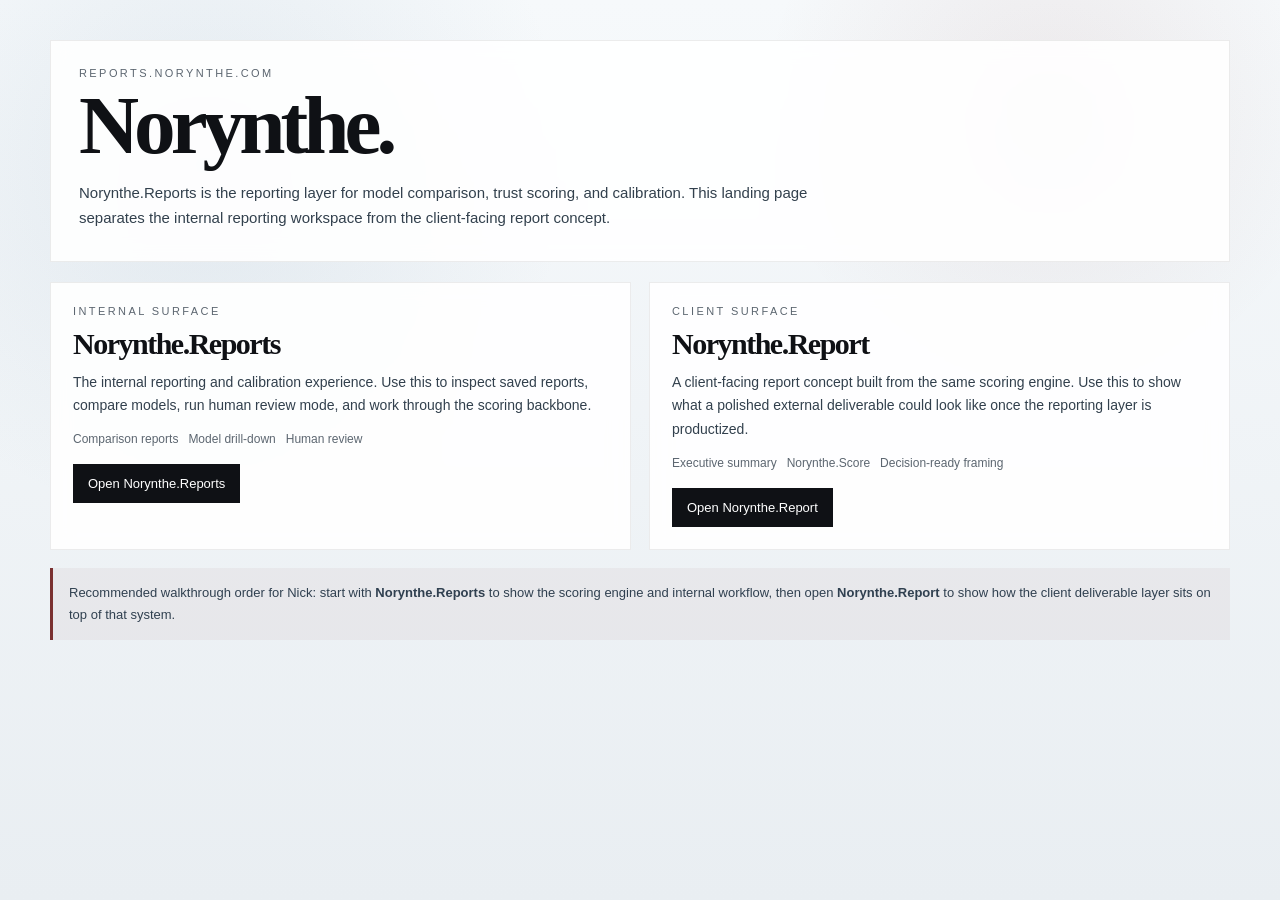
<file: reports-index.html>
<!doctype html>
<html lang="en">
<head>
  <meta charset="utf-8">
  <meta name="viewport" content="width=device-width, initial-scale=1.0">
  <title>Norynthe.Reports</title>
  <style>
    :root {
      --bg: #edf2f5;
      --paper: rgba(255, 255, 255, 0.9);
      --paper-2: rgba(255, 255, 255, 0.76);
      --ink: #0f1115;
      --muted: #5c6670;
      --line: rgba(15, 17, 21, 0.08);
      --accent: #7a3030;
      --slate: #254f74;
    }
    * { box-sizing: border-box; }
    body {
      margin: 0;
      min-height: 100vh;
      color: var(--ink);
      font-family: Georgia, "Times New Roman", Times, serif;
      background:
        radial-gradient(circle at 16% 18%, rgba(145, 171, 194, 0.18), transparent 28%),
        radial-gradient(circle at 82% 12%, rgba(122, 48, 48, 0.08), transparent 22%),
        linear-gradient(180deg, #f6f9fb 0%, #e9eef2 100%);
    }
    .shell {
      width: min(calc(100% - 48px), 1180px);
      margin: 0 auto;
      padding: 40px 0 72px;
    }
    .hero, .card {
      background: var(--paper);
      border: 1px solid var(--line);
      backdrop-filter: blur(10px);
    }
    .hero {
      padding: 26px 28px 30px;
      margin-bottom: 20px;
    }
    .kicker {
      font-family: Arial, Helvetica, sans-serif;
      font-size: 11px;
      text-transform: uppercase;
      letter-spacing: 0.22em;
      color: var(--muted);
    }
    .wordmark {
      margin: 8px 0 0;
      font-size: clamp(3rem, 7vw, 5.2rem);
      line-height: 0.92;
      letter-spacing: -0.06em;
      font-weight: 700;
    }
    .lede {
      max-width: 760px;
      margin: 16px 0 0;
      font-family: Arial, Helvetica, sans-serif;
      font-size: 15px;
      line-height: 1.7;
      color: #32404d;
    }
    .grid {
      display: grid;
      grid-template-columns: repeat(2, minmax(0, 1fr));
      gap: 18px;
    }
    .card {
      padding: 22px;
    }
    .card h2 {
      margin: 10px 0 10px;
      font-size: 30px;
      letter-spacing: -0.05em;
    }
    .card p {
      margin: 0;
      font-family: Arial, Helvetica, sans-serif;
      font-size: 14px;
      line-height: 1.7;
      color: #32404d;
    }
    .meta {
      display: flex;
      gap: 10px;
      flex-wrap: wrap;
      margin-top: 14px;
      font-family: Arial, Helvetica, sans-serif;
      font-size: 12px;
      color: var(--muted);
    }
    .action-row {
      display: flex;
      gap: 10px;
      flex-wrap: wrap;
      margin-top: 18px;
    }
    .action {
      display: inline-flex;
      align-items: center;
      justify-content: center;
      padding: 11px 14px;
      border: 1px solid var(--line);
      background: rgba(255,255,255,0.85);
      color: var(--ink);
      text-decoration: none;
      font-family: Arial, Helvetica, sans-serif;
      font-size: 13px;
    }
    .action.primary {
      background: #0f1115;
      color: #fff;
      border-color: #0f1115;
    }
    .note {
      margin-top: 18px;
      padding: 14px 16px;
      border-left: 3px solid var(--accent);
      background: rgba(122, 48, 48, 0.05);
      font-family: Arial, Helvetica, sans-serif;
      font-size: 13px;
      line-height: 1.7;
      color: #304050;
    }
    @media (max-width: 900px) {
      .grid { grid-template-columns: 1fr; }
    }
  </style>
</head>
<body>
  <div class="shell">
    <section class="hero">
      <div class="kicker">reports.norynthe.com</div>
      <div class="wordmark">Norynthe.</div>
      <p class="lede">
        Norynthe.Reports is the reporting layer for model comparison, trust scoring, and calibration.
        This landing page separates the internal reporting workspace from the client-facing report concept.
      </p>
    </section>

    <section class="grid">
      <article class="card">
        <div class="kicker">Internal Surface</div>
        <h2>Norynthe.Reports</h2>
        <p>
          The internal reporting and calibration experience. Use this to inspect saved reports,
          compare models, run human review mode, and work through the scoring backbone.
        </p>
        <div class="meta">
          <span>Comparison reports</span>
          <span>Model drill-down</span>
          <span>Human review</span>
        </div>
        <div class="action-row">
          <a class="action primary" href="./norynthe-run-console.html">Open Norynthe.Reports</a>
        </div>
      </article>

      <article class="card">
        <div class="kicker">Client Surface</div>
        <h2>Norynthe.Report</h2>
        <p>
          A client-facing report concept built from the same scoring engine. Use this to show what
          a polished external deliverable could look like once the reporting layer is productized.
        </p>
        <div class="meta">
          <span>Executive summary</span>
          <span>Norynthe.Score</span>
          <span>Decision-ready framing</span>
        </div>
        <div class="action-row">
          <a class="action primary" href="./norynthe-customer-report.html">Open Norynthe.Report</a>
        </div>
      </article>
    </section>

    <div class="note">
      Recommended walkthrough order for Nick: start with <strong>Norynthe.Reports</strong> to show the scoring engine and internal workflow, then open <strong>Norynthe.Report</strong> to show how the client deliverable layer sits on top of that system.
    </div>
  </div>
</body>
</html>
</file>
<file: norynthe-design-language.css>
/*
  Shared Norynthe web alignment layer.
  Keep this file loaded after page-local styles so hero typography and primary
  controls stay consistent across the public, investor, and report surfaces.
*/

:root {
  --nt-font-sans: Inter, ui-sans-serif, system-ui, -apple-system, BlinkMacSystemFont, "Segoe UI", sans-serif;
  --nt-ink: #0f1115;
  --nt-body: #36414e;
  --nt-muted: #596571;
  --nt-hero-size: clamp(3.32rem, 6.75vw, 6.05rem);
  --nt-hero-mobile-size: clamp(2.55rem, 10.8vw, 3.25rem);
  --nt-hero-weight: 760;
  --nt-hero-line-height: 0.91;
  --nt-report-title-size: clamp(2.5rem, 4.2vw, 3.78rem);
  --nt-report-title-mobile-size: clamp(2.2rem, 10vw, 3.42rem);
  --nt-control-radius: 7px;
}

body {
  font-family: var(--nt-font-sans);
}

.hero h1,
.hero-copy h1,
main.hero h1,
section.hero h1,
body.enterprise-use-cases-page .hero-heading,
.hero-heading,
.demo-intro h1 {
  max-width: 11.8ch;
  color: var(--nt-ink);
  font-family: var(--nt-font-sans);
  font-size: var(--nt-hero-size) !important;
  font-weight: var(--nt-hero-weight) !important;
  letter-spacing: 0 !important;
  line-height: var(--nt-hero-line-height) !important;
  text-transform: none !important;
  text-wrap: balance;
  overflow-wrap: anywhere;
}

.report-header h1,
.headline h1 {
  max-width: 13ch;
  color: var(--nt-ink);
  font-family: var(--nt-font-sans);
  font-size: var(--nt-report-title-size) !important;
  font-weight: var(--nt-hero-weight) !important;
  letter-spacing: 0 !important;
  line-height: 0.98 !important;
  text-wrap: balance;
}

.hero-copy p,
.hero .lede {
  max-width: 48rem;
  color: var(--nt-body);
  font-size: clamp(1rem, 1.15vw, 1.08rem);
  line-height: 1.68;
}

body.market-position-page .hero h1 {
  max-width: 12.2ch;
  color: #f4f8fb !important;
  font-size: clamp(3rem, 5.8vw, 5.8rem) !important;
  line-height: 0.92 !important;
}

body.market-position-page .hero .lede {
  color: rgba(238, 243, 246, 0.68);
}

body.score-dashboard-page .hero-copy h1 {
  max-width: 12.5ch;
  font-size: clamp(3.15rem, 6vw, 5.45rem) !important;
  line-height: 0.93 !important;
  overflow-wrap: normal;
  word-break: normal;
}

body.score-dashboard-page .hero-copy h1 .no-break {
  white-space: nowrap;
}

.hero-actions a,
.hero-actions .button,
.hero-cta {
  border-radius: var(--nt-control-radius);
  font-weight: var(--nt-hero-weight);
  letter-spacing: 0;
  text-transform: none;
}

@media (max-width: 760px) {
  .hero h1,
  .hero-copy h1,
  main.hero h1,
  section.hero h1,
  body.enterprise-use-cases-page .hero-heading,
  .hero-heading,
  .demo-intro h1 {
    max-width: 11.5ch;
    font-size: var(--nt-hero-mobile-size) !important;
    line-height: 0.92 !important;
  }

  .report-header h1,
  .headline h1 {
    max-width: 13ch;
    font-size: var(--nt-report-title-mobile-size) !important;
    line-height: 1 !important;
  }

  body.score-dashboard-page .hero-copy h1 {
    max-width: 8.9ch;
    font-size: clamp(2.75rem, 11.8vw, 3rem) !important;
    line-height: 0.95 !important;
  }

  .grid,
  .demo-frame .console-view,
  .console-view,
  .page-hero,
  .console-status-strip,
  .section-shell {
    min-width: 0 !important;
    max-width: 100% !important;
  }

  .grid {
    grid-template-columns: minmax(0, 1fr) !important;
  }

  .panel,
  .dimension-card,
  .console-view.active,
  .page-hero,
  .console-status-strip,
  .console-status-tile,
  .section-shell {
    width: 100% !important;
    min-width: 0 !important;
    max-width: 100% !important;
  }
}
</file>
<file: norynthe-page-transitions.css>
html.nt-transition-enabled body {
  opacity: 0;
  transition: opacity 220ms ease;
}

html.nt-transition-enabled.nt-transition-ready body {
  opacity: 1;
}

html.nt-transition-enabled.nt-transition-exiting body {
  opacity: 0;
  pointer-events: none;
}

@media (prefers-reduced-motion: reduce) {
  html.nt-transition-enabled body,
  html.nt-transition-enabled.nt-transition-ready body,
  html.nt-transition-enabled.nt-transition-exiting body {
    opacity: 1;
    transition: none;
  }
}
</file>
